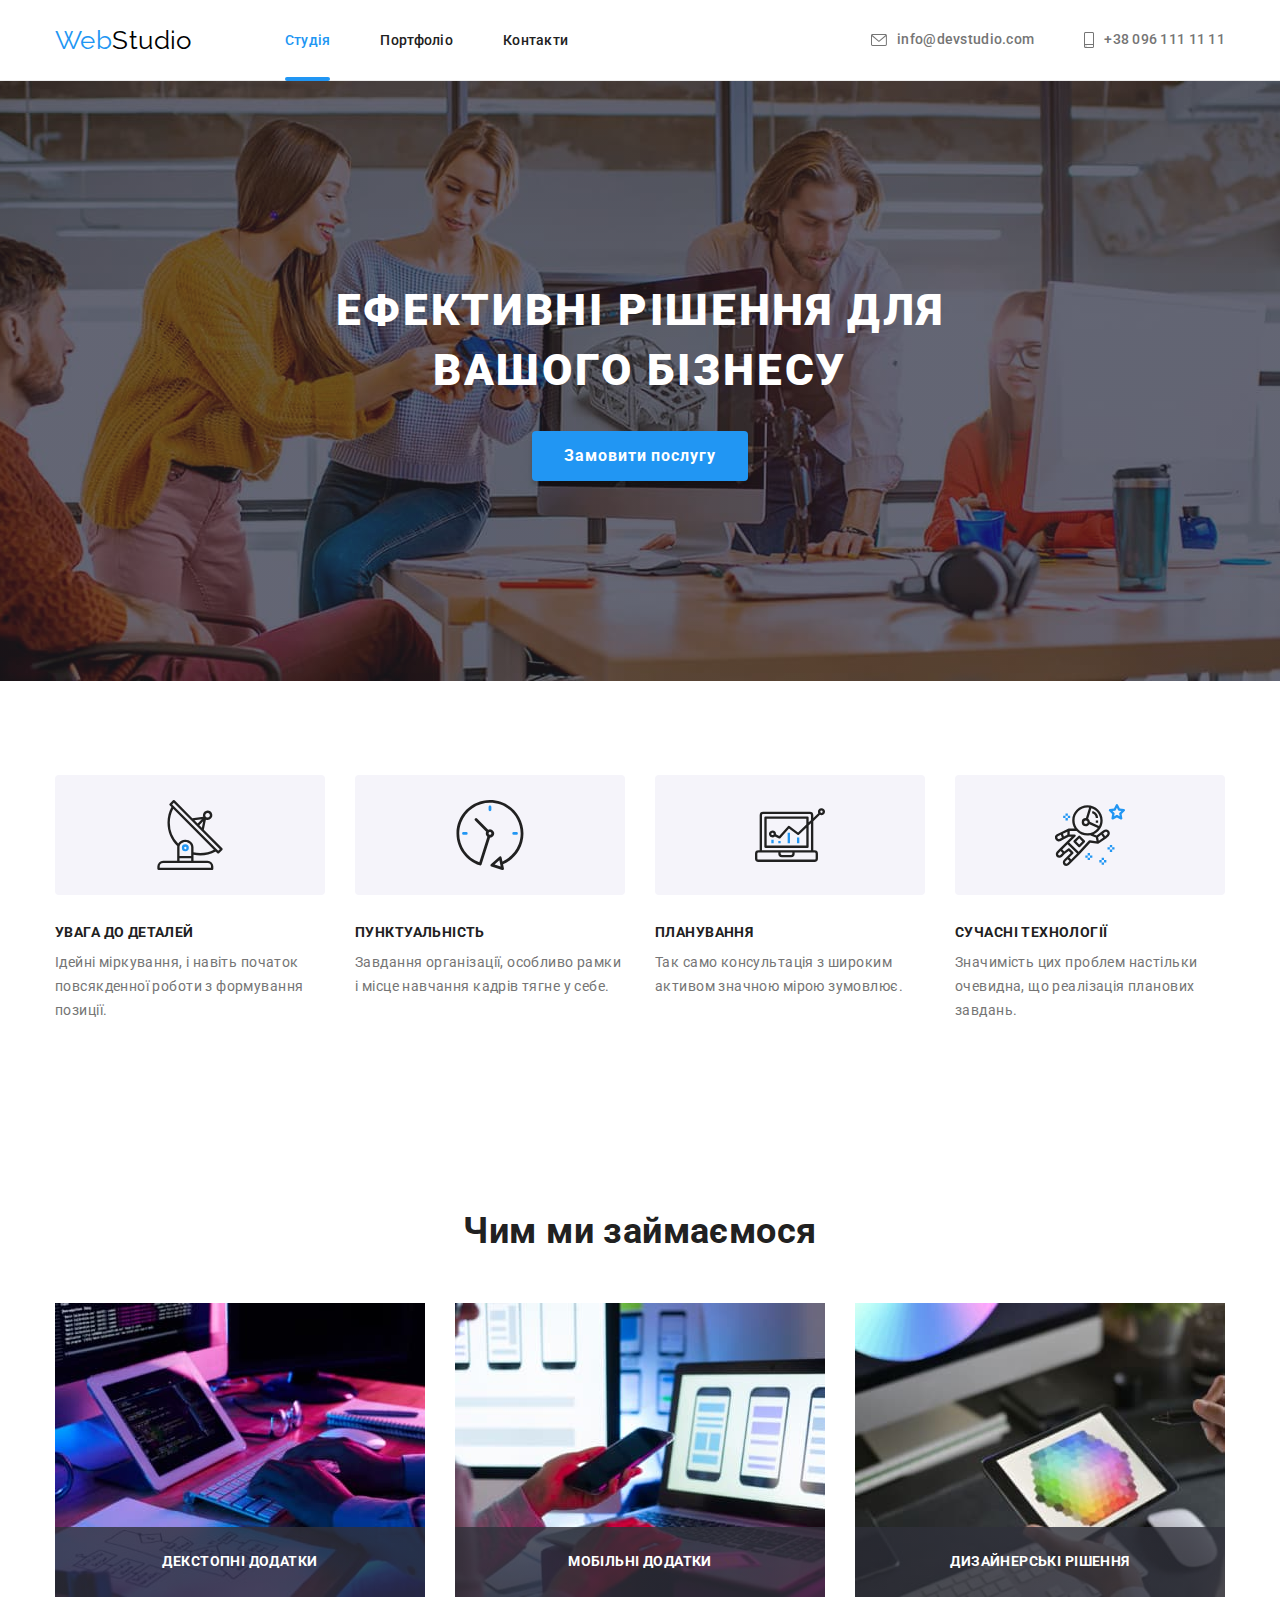
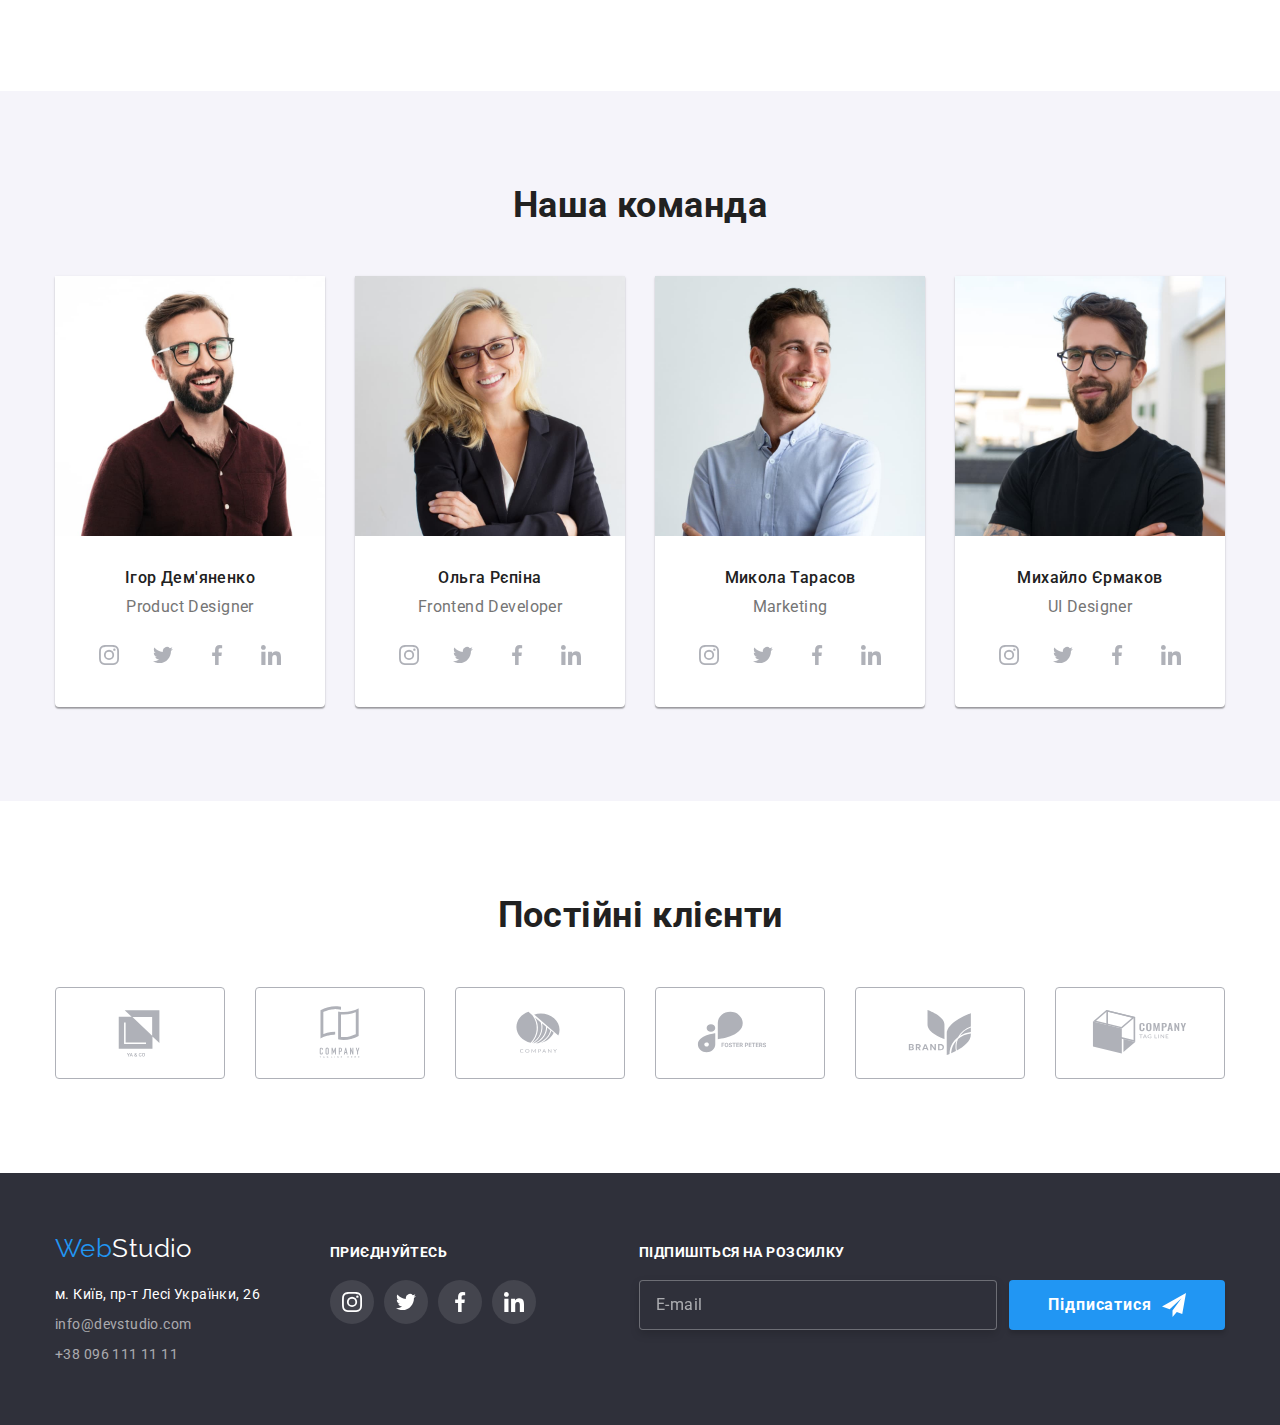
<file: index.html>
<!DOCTYPE html>
<html lang="uk">
  <head>
    <meta charset="utf-8" />
    <meta http-equiv="x-ua-compatible" content="ie=edge" />
    <meta name="viewport" content="width=device-width, initial-scale=1.0" />
    <title>WebStudio</title>

    <link rel="preconnect" href="https://fonts.googleapis.com" />
    <link rel="preconnect" href="https://fonts.gstatic.com" crossorigin />
    <link
      href="https://fonts.googleapis.com/css2?family=Raleway:wght@700&family=Roboto:wght@400;500;700;900&display=swap"
      rel="stylesheet"
    />
    <link
      rel="stylesheet"
      href="https://cdnjs.cloudflare.com/ajax/libs/modern-normalize/1.1.0/modern-normalize.min.css"
    />
    <link rel="stylesheet" href="./css/main.min.css">
    <link rel="stylesheet" href="./css/styles.css" />
    
  </head>
  <body class="body">
    <header class="header">
      <div class="container main-menu">
        <nav class="nav-menu">
          <a href="./index.html" class="logo"
            >Web<span class="logo-studio">Studio</span></a
          >
          <ul class="site-nav list">
            <li class="item">
              <a href="./index.html" class="link current">Студія</a>
            </li>
            <li class="item">
              <a href="./portfolio.html" class="link">Портфоліо</a>
            </li>
            <li class="item"><a href="" class="link">Контакти</a></li>
          </ul>
        </nav>
        <ul class="contacts list">
          <li class="item">
            <a class="contacts-global-icon" href="mailto:info@devstudio.com">
              <svg class="icon-contacts" width="16" height="12">
                <use href="./images/icons.svg#envelope"></use></svg
              >info@devstudio.com</a
            >
          </li>
          <li class="item">
            <a class="contacts-global-icon" href="tel:+380961111111"
              ><svg class="icon-contacts" width="10" height="16">
                <use href="./images/icons.svg#phone"></use></svg
              >+38 096 111 11 11</a
            >
          </li>
        </ul>
      </div>
    </header>
    <main>
      <section class="hero__section">
        <div class="container hero">
          <h1 class="hero__title">
            Ефективні рішення для <br />
            вашого бізнесу
          </h1>
          <button type="button" class="button primary" data-modal-open>
            Замовити послугу
          </button>
        </div>
      </section>
      <section class="principles section">
        <div class="container">
          <h2 class="visually-hidden">Наші принципи</h2>
          <ul class="principles__list list">
            <li class="principles__item ">
              <div class="principles__icon">
                <svg width="70" height="70">
                  <use href="./images/icons.svg#antenna"></use>
                </svg>
              </div>
              <h3 class="principles__title">УВАГА ДО ДЕТАЛЕЙ</h3>
              <p>
                Ідейні міркування, і навіть початок повсякденної роботи з
                формування позиції.
              </p>
            </li>
            <li class="principles__item"> 
              <div class="principles__icon">
                <svg  width="70" height="70">
                  <use href="./images/icons.svg#clock"></use>
                </svg>
              </div>
              <h3 class="principles__title">ПУНКТУАЛЬНІСТЬ</h3>
              <p>
                Завдання організації, особливо рамки і місце навчання кадрів
                тягне у себе.
              </p>
            </li>
            <li class="principles__item">
              <div class="principles__icon">
                <svg width="70" height="70">
                  <use href="./images/icons.svg#diagram"></use>
                </svg>
              </div>
              <h3 class="principles__title">ПЛАНУВАННЯ</h3>
              <p>
                Так само консультація з широким активом значною мірою зумовлює.
              </p>
            </li>
            <li class="principles__item">
              <div class="principles__icon">
                <svg width="70" height="70">
                  <use href="./images/icons.svg#astronaut"></use>
                </svg>
              </div>
              <h3 class="principles__title">СУЧАСНІ ТЕХНОЛОГІЇ</h3>
              <p>
                Значимість цих проблем настільки очевидна, що реалізація
                планових завдань.
              </p>
            </li>
          </ul>
        </div>
      </section>
      <section class="work section">
        <div class="container">
          <h2 class="section-title">Чим ми займаємося</h2>
          <ul class="work__list list">
            <li class="work__img">
              <img
                class="image"
                src="./images/box/box1.jpg"
                alt="Написання коду"
                width="370"
              />
              <h3 class="work__title">Декстопні Додатки</h3>
            </li>
            <li class="work__img">
              <img
                class="image"
                src="./images/box/box2.jpg"
                alt="Виготовлення дизайну інтерфейсу"
                width="370"
              />
              <h3 class="work__title">Мобільні Додатки</h3>
            </li>
            <li class="work__img">
              <img
                class="image"
                src="./images/box/box3.jpg"
                alt="Підбір кольорів дизайну"
                width="370"
              />
              <h3 class="work__title">Дизайнерські рішення</h3>
            </li>
          </ul>
        </div>
      </section>
      <section class="section team">
        <div class="container">
          <h2 class="section-title team">Наша команда</h2>
          <ul class="team-list list">
            <li class="photo-card">
              <img
                class="team-member"
                src="./images/team/teammember1.jpg"
                alt="Фото дизайнера"
                width="270"
              />
              <div class="about-team">
                <h3 class="team-list title">Ігор Дем'яненко</h3>
                <p lang="en">Product Designer</p>
                <ul class="social-list list">
                  <li class="social-li">
                    <a class="social-link" href="">
                      <svg class="icon-social" width="20" height="20">
                        <use href="./images/icons.svg#instagram"></use>
                      </svg>
                    </a>
                  </li>
                  <li class="social-li">
                    <a class="social-link" href="">
                      <svg class="icon-social" width="20" height="20">
                        <use href="./images/icons.svg#twitter"></use>
                      </svg>
                    </a>
                  </li>
                  <li class="social-li">
                    <a class="social-link" href="">
                      <svg class="icon-social" width="20" height="20">
                        <use href="./images/icons.svg#facebook"></use>
                      </svg>
                    </a>
                  </li>
                  <li class="social-li">
                    <a class="social-link" href="">
                      <svg class="icon-social" width="20" height="20">
                        <use href="./images/icons.svg#linkedin"></use>
                      </svg>
                    </a>
                  </li>
                </ul>
              </div>
            </li>
            <li class="photo-card">
              <img
                class="team-member"
                src="./images/team/teammember2.jpg"
                alt="Фото розробника фронтенту"
                width="270"
              />
              <div class="about-team">
                <h3 class="team-list title">Ольга Рєпіна</h3>
                <p lang="en">Frontend Developer</p>
                <ul class="social-list list">
                  <li class="social-li">
                    <a class="social-link" href="">
                      <svg class="icon-social" width="20" height="20">
                        <use href="./images/icons.svg#instagram"></use>
                      </svg>
                    </a>
                  </li>
                  <li class="social-li">
                    <a class="social-link" href="">
                      <svg class="icon-social" width="20" height="20">
                        <use href="./images/icons.svg#twitter"></use>
                      </svg>
                    </a>
                  </li>
                  <li class="social-li">
                    <a class="social-link" href="">
                      <svg class="icon-social" width="20" height="20">
                        <use href="./images/icons.svg#facebook"></use>
                      </svg>
                    </a>
                  </li>
                  <li class="social-li">
                    <a class="social-link" href="">
                      <svg class="icon-social" width="20" height="20">
                        <use href="./images/icons.svg#linkedin"></use>
                      </svg>
                    </a>
                  </li>
                </ul>
              </div>
            </li>
            <li class="photo-card">
              <img
                class="team-member"
                src="./images/team/teammember3.jpg"
                alt="Фото маркетолога"
                width="270"
              />
              <div class="about-team">
                <h3 class="team-list title">Микола Тарасов</h3>
                <p lang="en">Marketing</p>
                <ul class="social-list list">
                  <li class="social-li">
                    <a class="social-link" href="">
                      <svg class="icon-social" width="20" height="20">
                        <use href="./images/icons.svg#instagram"></use>
                      </svg>
                    </a>
                  </li>
                  <li class="social-li">
                    <a class="social-link" href="">
                      <svg class="icon-social" width="20" height="20">
                        <use href="./images/icons.svg#twitter"></use>
                      </svg>
                    </a>
                  </li>
                  <li class="social-li">
                    <a class="social-link" href="">
                      <svg class="icon-social" width="20" height="20">
                        <use href="./images/icons.svg#facebook"></use>
                      </svg>
                    </a>
                  </li>
                  <li class="social-li">
                    <a class="social-link" href="">
                      <svg class="icon-social" width="20" height="20">
                        <use href="./images/icons.svg#linkedin"></use>
                      </svg>
                    </a>
                  </li>
                </ul>
              </div>
            </li>
            <li class="photo-card">
              <img
                class="team-member"
                src="./images/team/teammember4.jpg"
                alt="Фото дизайнера інтерфейсу"
                width="270"
              />
              <div class="about-team">
                <h3 class="team-list title">Михайло Єрмаков</h3>
                <p lang="en">UI Designer</p>
                <ul class="social-list list">
                  <li class="social-li">
                    <a class="social-link" href="">
                      <svg class="icon-social" width="20" height="20">
                        <use href="./images/icons.svg#instagram"></use>
                      </svg>
                    </a>
                  </li>
                  <li class="social-li">
                    <a class="social-link" href="">
                      <svg class="icon-social" width="20" height="20">
                        <use href="./images/icons.svg#twitter"></use>
                      </svg>
                    </a>
                  </li>
                  <li class="social-li">
                    <a class="social-link" href="">
                      <svg class="icon-social" width="20" height="20">
                        <use href="./images/icons.svg#facebook"></use>
                      </svg>
                    </a>
                  </li>
                  <li class="social-li">
                    <a class="social-link" href="">
                      <svg class="icon-social" width="20" height="20">
                        <use href="./images/icons.svg#linkedin"></use>
                      </svg>
                    </a>
                  </li>
                </ul>
              </div>
            </li>
          </ul>
        </div>
      </section>
      <section class="section">
        <div class="container">
          <h2 class="section-title">Постійні клієнти</h2>
          <ul class="clients list">
            <li class="clients-list">
              <a class="clients-link" href="">
                <svg class="icon-clients" width="106" height="60">
                  <use href="./images/icons.svg#companyfirst"></use></svg
              ></a>
            </li>
            <li class="clients-list">
              <a class="clients-link" href="">
                <svg class="icon-clients" width="106" height="60">
                  <use href="./images/icons.svg#companysecond"></use>
                </svg>
              </a>
            </li>
            <li class="clients-list">
              <a class="clients-link" href="">
                <svg class="icon-clients" width="106" height="60">
                  <use href="./images/icons.svg#companythird"></use>
                </svg>
              </a>
            </li>
            <li class="clients-list">
              <a class="clients-link" href="">
                <svg class="icon-clients" width="106" height="60">
                  <use href="./images/icons.svg#companyfourth"></use>
                </svg>
              </a>
            </li>
            <li class="clients-list">
              <a class="clients-link" href="">
                <svg class="icon-clients" width="106" height="60">
                  <use href="./images/icons.svg#companyfifth"></use>
                </svg>
              </a>
            </li>
            <li class="clients-list">
              <a class="clients-link" href="">
                <svg class="icon-clients" width="106" height="60">
                  <use href="./images/icons.svg#companysixth"></use>
                </svg>
              </a>
            </li>
          </ul>
        </div>
      </section>
    </main>
    <footer class="footer">
      <div class="container footer-wrap">
        <div class="footer-box">
          <a href="./index.html" class="footer-logo"
            >Web<span class="footer-logo-studio">Studio</span></a
          >
          <address>
            <ul class="address list">
              <li>
                <a
                  class="actual-address"
                  href="https://www.google.com.ua/maps/"
                  target="_blank"
                  rel="noopener noreferrer"
                  >м. Київ, пр-т Лесі Українки, 26</a
                >
              </li>
              <li>
                <a href="mailto:info@devstudio.com" class="address-link-mail"
                  >info@devstudio.com</a
                >
              </li>
              <li>
                <a href="tel:+380961111111" class="address-link-phone"
                  >+38 096 111 11 11</a
                >
              </li>
            </ul>
          </address>
        </div>
        <div class="footer-box">
          <h2 class="footer-social-title">Приєднуйтесь</h2>
          <ul class="footer-social list">
            <li class="footer-item">
              <a class="footer-link" href="">
                <svg class="icon-footer" width="20" height="20">
                  <use href="./images/icons.svg#instagram"></use>
                </svg>
              </a>
            </li>
            <li class="footer-item">
              <a class="footer-link" href="">
                <svg class="icon-footer" width="20" height="20">
                  <use href="./images/icons.svg#twitter"></use>
                </svg>
              </a>
            </li>
            <li class="footer-item">
              <a class="footer-link" href="">
                <svg class="icon-footer" width="20" height="20">
                  <use href="./images/icons.svg#facebook"></use>
                </svg>
              </a>
            </li>
            <li class="footer-item">
              <a class="footer-link" href="">
                <svg class="icon-footer" width="20" height="20">
                  <use href="./images/icons.svg#linkedin"></use>
                </svg>
              </a>
            </li>
          </ul>
        </div>
        <div class="subscribe-box">
          <h2 class="footer-social-title">Підпишіться на розсилку</h2>
            <form class="sub-form">
              <label for="mail"></label>
              <input
                type="email"
                name="mail"
                id="mail"
                placeholder="E-mail"
                class="subscribe-input"
              />
              <button type="submit" class="button primary sub">
                Підписатися
                <svg class="icon-send" width="24" height="24">
                  <use href="./images/icons.svg#send"></use>
                </svg>
              </button>
            </form>
          </div>
        </div>
      </div>
    </footer>
    <div class="backdrop is-hidden" data-modal>
      <div class="modal">
        <button class="close-button" type="button" data-modal-close>
          <svg class="close-icon" width="30" height="30">
            <use href="./images/icons.svg#close"></use>
          </svg>
        </button>
        <p class="form-title">Залиште свої дані, ми вам передзвонимо</p>
        <form class="modal-form" name="callback-form" autocomplete="off">
          <div class="input-box">
            <label for="name" class="label-text">Ім'я</label>
            <div class="input-wrap">
              <input type="text" name="name" id="name" class="input-style" />
              <svg class="icon-form" width="18" height="18">
                <use href="./images/icons.svg#person-form"></use>
              </svg>
            </div>
          </div>
          <div class="input-box">
            <label for="phone" class="label-text">Телефон</label>
            <div class="input-wrap">
              <input type="tel" name="phone" id="phone" class="input-style" />
              <svg class="icon-form" width="18" height="18">
                <use href="./images/icons.svg#phone-form"></use>
              </svg>
            </div>
          </div>
          <div class="input-box">
            <label for="email" class="label-text">Пошта</label>
            <div class="input-wrap">
              <input type="email" name="mail" id="email" class="input-style" />
              <svg class="icon-form" width="18" height="18">
                <use href="./images/icons.svg#email-form"></use>
              </svg>
            </div>
          </div>
          <div class="input-box comment">
            <label for="coment" class="label-text">Коментар</label>
            <textarea
              name="coment"
              id="coment"
              placeholder="Введіть текст"
              class="input-style coment"
            ></textarea>
          </div>
          <div class="input-box agreement">
            <input
              type="checkbox"
              name="privacy"
              value="true"
              id="privacy"
              class="input-check visually-hidden"
            />
            <label for="privacy" class="privacy-text">
              <span class="icon-check">
                <svg width="16" height="15">
                  <use href="./images/icons.svg#check"></use>
                </svg>
              </span>
              Погоджуюся з розсилкою та приймаю &nbsp;<a
                class="privacy-link"
                href=""
              >
                Умови договору</a
              >
            </label>
          </div>
          <button class="button primary modal-btn" type="submit">
            Відправити
          </button>
        </form>
      </div>
    </div>
    <script src="./js/modal.js"></script>
  </body>
</html>
</file>
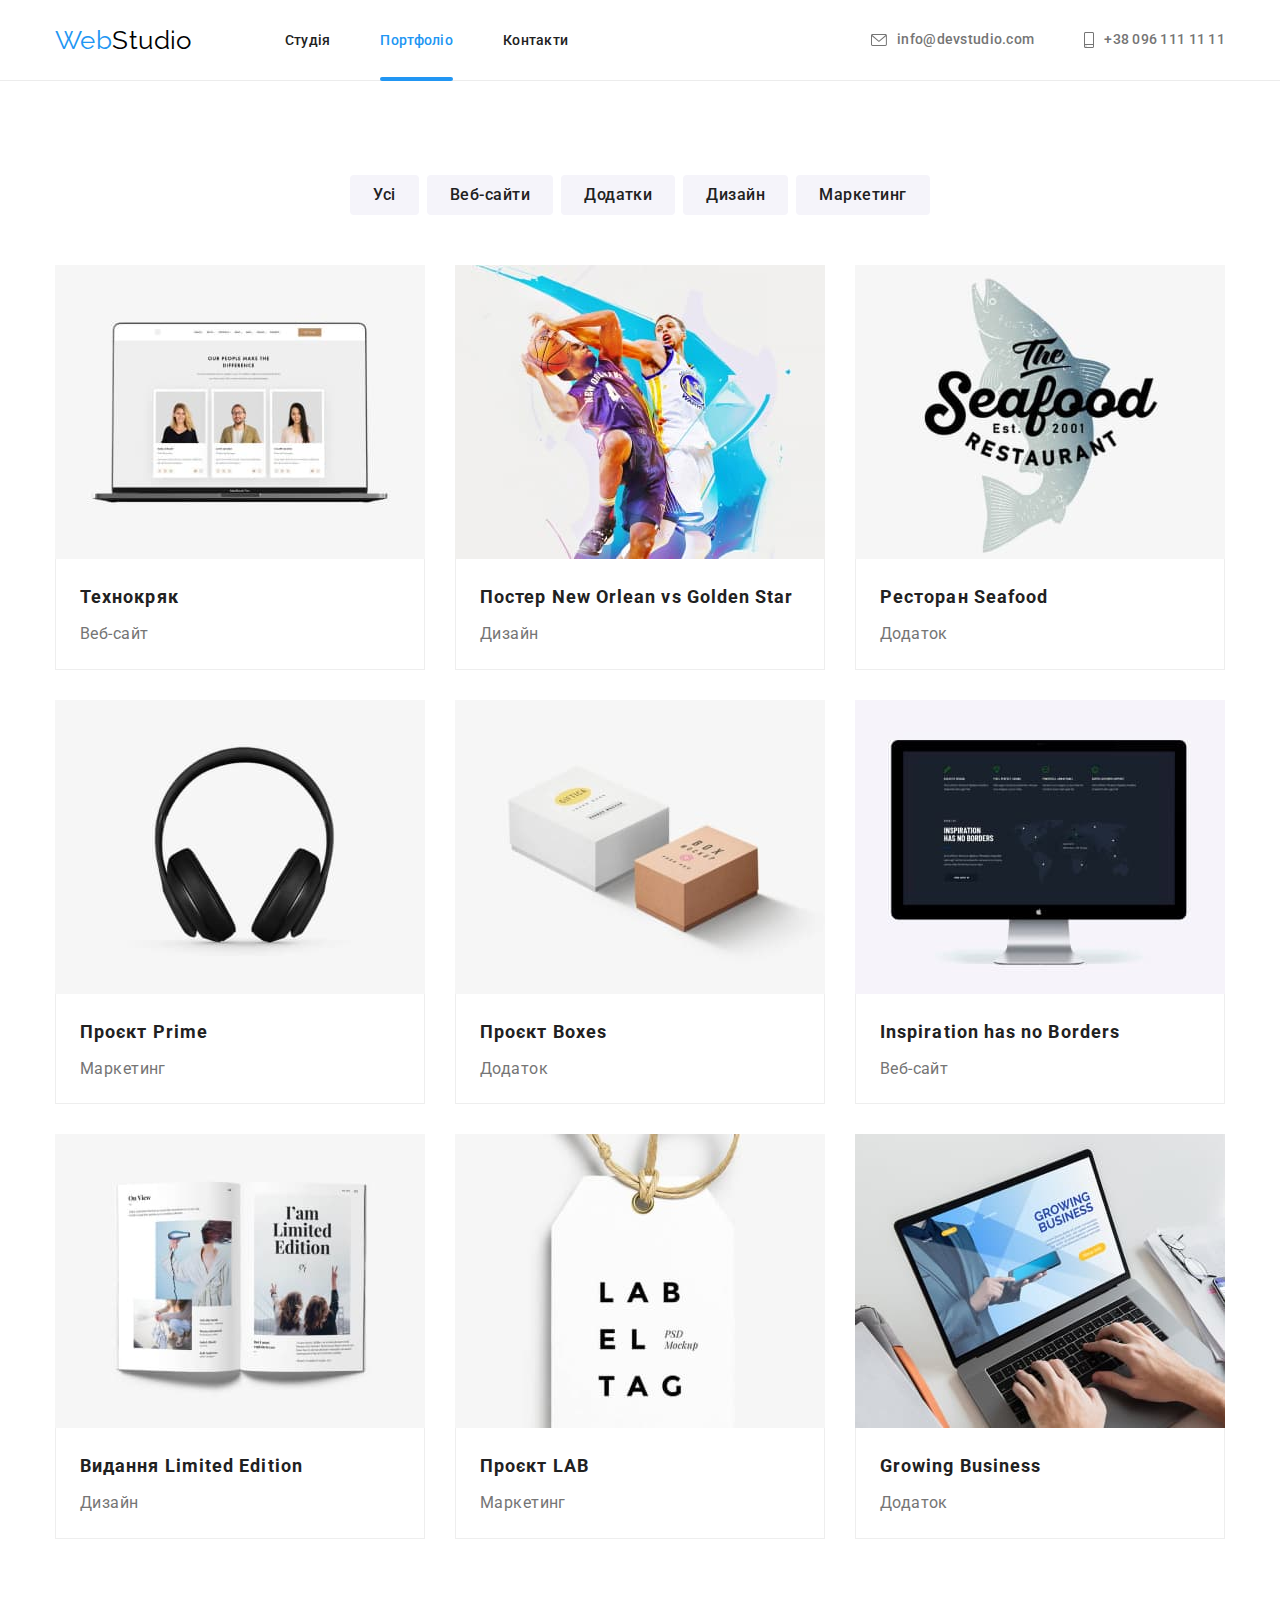
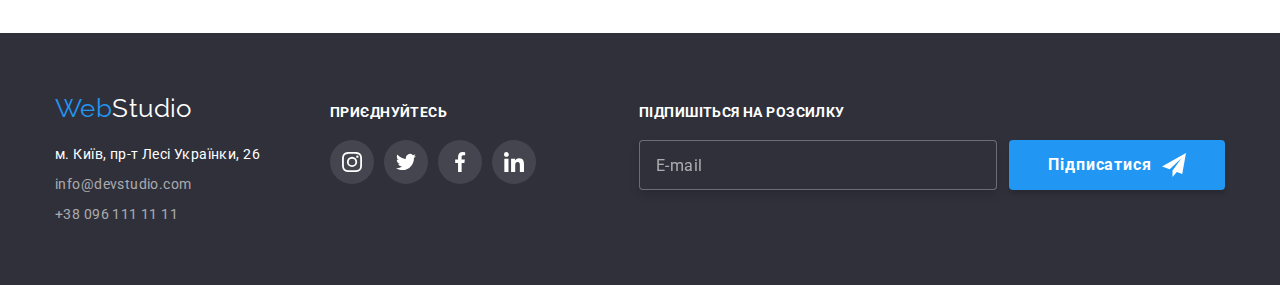
<file: portfolio.html>
<!DOCTYPE html>
<html lang="uk">
  <head>
    <meta charset="utf-8" />
    <meta http-equiv="x-ua-compatible" content="ie=edge" />
    <meta name="viewport" content="width=device-width, initial-scale=1.0" />
    <title>WebStudio</title>
    <link rel="preconnect" href="https://fonts.googleapis.com" />
    <link rel="preconnect" href="https://fonts.gstatic.com" crossorigin />
    <link
      href="https://fonts.googleapis.com/css2?family=Raleway:wght@700&family=Roboto:wght@400;500;700;900&display=swap"
      rel="stylesheet"
    />
    <link
      rel="stylesheet"
      href="https://cdnjs.cloudflare.com/ajax/libs/modern-normalize/1.1.0/modern-normalize.min.css"
    />
    <link rel="stylesheet" href="./css/main.min.css">
    <link rel="stylesheet" href="./css/styles.css" />
  </head>
  <body class="body">
    <header class="header">
      <div class="container main-menu">
        <nav class="nav-menu">
          <a href="./index.html" class="logo"
            >Web<span class="logo-studio">Studio</span></a
          >
          <ul class="site-nav list">
            <li class="item">
              <a href="./index.html" class="link">Студія</a>
            </li>
            <li class="item">
              <a href="./portfolio.html" class="link current">Портфоліо</a>
            </li>
            <li class="item"><a href="" class="link">Контакти</a></li>
          </ul>
        </nav>
        <ul class="contacts list">
          <li class="item">
            <a class="contacts-global-icon" href="mailto:info@devstudio.com">
              <svg class="icon-contacts" width="16" height="12">
                <use href="./images/icons.svg#envelope"></use></svg
              >info@devstudio.com</a
            >
          </li>
          <li class="item">
            <a class="contacts-global-icon" href="tel:+380961111111"
              ><svg class="icon-contacts" width="10" height="16">
                <use href="./images/icons.svg#phone"></use></svg
              >+38 096 111 11 11</a
            >
          </li>
        </ul>
      </div>
    </header>
    <main>
      <section class="section">
        <div class="container">
          <h1 class="visually-hidden">Проекти</h1>
          <ul class="buttons list">
            <li class="item">
              <button type="button" class="button secondary">Усі</button>
            </li>
            <li class="item">
              <button type="button" class="button secondary">Веб-сайти</button>
            </li>
            <li class="item">
              <button type="button" class="button secondary">Додатки</button>
            </li>
            <li class="item">
              <button type="button" class="button secondary">Дизайн</button>
            </li>
            <li class="item">
              <button type="button" class="button secondary">Маркетинг</button>
            </li>
          </ul>
          <ul class="cards__grid list">
            <li class="card__grid">
              <a class="card__link" href="">
                <div class="card__box">
                  <img
                    class="image"
                    src="./images/projects/website1.jpg"
                    alt="Вебсайт Технокряк"
                    width="370"
                  />
                  <p class="card__text">
                    Ресурс пропонує комплексні пропозиції з різним рівнем
                    функціоналу та сервісів. Все це дозволить відвідувачу
                    отримати вичерпні відомості про компанію чи приватну особу.
                  </p>
                </div>
                <div class="card__content">
                  <h2 class="card__title">Технокряк</h2>
                  <p class="card__type">Веб-сайт</p>
                </div>
              </a>
            </li>
            <li class="card__grid">
              <a class="card__link" href="">
                <div class="card__box">
                  <img
                    class="image"
                    src="./images/projects/design1.jpg"
                    alt="Постер з баскетболістами"
                    width="370"
                  />
                  <p class="card__text">
                    Ресурс пропонує комплексні пропозиції з різним рівнем
                    функціоналу та сервісів. Все це дозволить відвідувачу
                    отримати вичерпні відомості про компанію чи приватну особу.
                  </p>
                </div>
                <div class="card__content">
                  <h2 class="card__title">
                    Постер New Orlean vs Golden Star
                  </h2>
                  <p class="card__type">Дизайн</p>
                </div>
              </a>
            </li>
            <li class="card__grid">
              <a class="card__link" href="">
                <div class="card__box">
                  <img
                    class="image"
                    src="./images/projects/app1.jpg"
                    alt="Логотип ресторану Seafood"
                    width="370"
                  />
                  <p class="card__text">
                    Ресурс пропонує комплексні пропозиції з різним рівнем
                    функціоналу та сервісів. Все це дозволить відвідувачу
                    отримати вичерпні відомості про компанію чи приватну особу.
                  </p>
                </div>
                <div class="card__content">
                  <h2 class="card__title">Ресторан Seafood</h2>
                  <p class="card__type">Додаток</p>
                </div>
              </a>
            </li>
            <li class="card__grid">
              <a class="card__link" href="">
                <div class="card__box">
                  <img
                    class="image"
                    src="./images/projects/marketing1.jpg"
                    alt="Навушники"
                    width="370"
                  />
                  <p class="card__text">
                    Ресурс пропонує комплексні пропозиції з різним рівнем
                    функціоналу та сервісів. Все це дозволить відвідувачу
                    отримати вичерпні відомості про компанію чи приватну особу.
                  </p>
                </div>
                <div class="card__content">
                  <h2 class="card__title">Проєкт Prime</h2>
                  <p class="card__type">Маркетинг</p>
                </div>
              </a>
            </li>
            <li class="card__grid">
              <a class="card__link" href="">
                <div class="card__box">
                  <img
                    class="image"
                    src="./images/projects/app2.jpg"
                    alt="Коробки"
                    width="370"
                  />
                  <p class="card__text">
                    Ресурс пропонує комплексні пропозиції з різним рівнем
                    функціоналу та сервісів. Все це дозволить відвідувачу
                    отримати вичерпні відомості про компанію чи приватну особу.
                  </p>
                </div>
                <div class="card__content">
                  <h2 class="card__title">Проєкт Boxes</h2>
                  <p class="card__type">Додаток</p>
                </div>
              </a>
            </li>
            <li class="card__grid">
              <a class="card__link" href="">
                <div class="card__box">
                  <img
                    class="image"
                    src="./images/projects/website2.jpg"
                    alt="Монітор комп&#39;ютера"
                    width="370"
                  />
                  <p class="card__text">
                    Ресурс пропонує комплексні пропозиції з різним рівнем
                    функціоналу та сервісів. Все це дозволить відвідувачу
                    отримати вичерпні відомості про компанію чи приватну особу.
                  </p>
                </div>
                <div class="card__content">
                  <h2 lang="en" class="card__title">
                    Inspiration has no Borders
                  </h2>
                  <p class="card__type">Веб-сайт</p>
                </div>
              </a>
            </li>
            <li class="card__grid">
              <a class="card__link" href="">
                <div class="card__box">
                  <img
                    class="image"
                    src="./images/projects/design2.jpg"
                    alt="Розгорнутий журнал"
                    width="370"
                  />
                  <p class="card__text">
                    Ресурс пропонує комплексні пропозиції з різним рівнем
                    функціоналу та сервісів. Все це дозволить відвідувачу
                    отримати вичерпні відомості про компанію чи приватну особу.
                  </p>
                </div>
                <div class="card__content">
                  <h2 class="card__title">Видання Limited Edition</h2>
                  <p class="card__type">Дизайн</p>
                </div>
              </a>
            </li>
            <li class="card__grid">
              <a class="card__link" href="">
                <div class="card__box">
                  <img
                    class="image"
                    src="./images/projects/marketing2.jpg"
                    alt="Продуктова бірка"
                    width="370"
                  />
                  <p class="card__text">
                    Ресурс пропонує комплексні пропозиції з різним рівнем
                    функціоналу та сервісів. Все це дозволить відвідувачу
                    отримати вичерпні відомості про компанію чи приватну особу.
                  </p>
                </div>
                <div class="card__content">
                  <h2 class="card__title">Проєкт LAB</h2>
                  <p class="card__type">Маркетинг</p>
                </div>
              </a>
            </li>
            <li class="card__grid">
              <a class="card__link" href="">
                <div class="card__box">
                  <img
                    class="image"
                    src="./images/projects/app3.jpg"
                    alt="Набирання тексту на ноутбуці"
                    width="370"
                  />
                  <p class="card__text">
                    Ресурс пропонує комплексні пропозиції з різним рівнем
                    функціоналу та сервісів. Все це дозволить відвідувачу
                    отримати вичерпні відомості про компанію чи приватну особу.
                  </p>
                </div>
                <div class="card__content">
                  <h2 lang="en" class="card__title">Growing Business</h2>
                  <p class="card__type">Додаток</p>
                </div>
              </a>
            </li>
          </ul>
        </div>
      </section>
    </main>
    <footer class="footer">
      <div class="container footer-wrap">
        <div class="footer-box">
          <a href="./index.html" class="footer-logo"
            >Web<span class="footer-logo-studio">Studio</span></a
          >
          <address>
            <ul class="address list">
              <li>
                <a
                  class="actual-address"
                  href="https://www.google.com.ua/maps/"
                  target="_blank"
                  rel="noopener noreferrer"
                  >м. Київ, пр-т Лесі Українки, 26</a
                >
              </li>
              <li>
                <a href="mailto:info@devstudio.com" class="address-link-mail"
                  >info@devstudio.com</a
                >
              </li>
              <li>
                <a href="tel:+380961111111" class="address-link-phone"
                  >+38 096 111 11 11</a
                >
              </li>
            </ul>
          </address>
        </div>
        <div class="footer-box">
          <h2 class="footer-social-title">Приєднуйтесь</h2>
          <ul class="footer-social list">
            <li class="footer-item">
              <a class="footer-link" href="">
                <svg class="icon-footer" width="20" height="20">
                  <use href="./images/icons.svg#instagram"></use>
                </svg>
              </a>
            </li>
            <li class="footer-item">
              <a class="footer-link" href="">
                <svg class="icon-footer" width="20" height="20">
                  <use href="./images/icons.svg#twitter"></use>
                </svg>
              </a>
            </li>
            <li class="footer-item">
              <a class="footer-link" href="">
                <svg class="icon-footer" width="20" height="20">
                  <use href="./images/icons.svg#facebook"></use>
                </svg>
              </a>
            </li>
            <li class="footer-item">
              <a class="footer-link" href="">
                <svg class="icon-footer" width="20" height="20">
                  <use href="./images/icons.svg#linkedin"></use>
                </svg>
              </a>
            </li>
          </ul>
        </div>
        <div class="subscribe-box">
          <h2 class="footer-social-title">Підпишіться на розсилку</h2>
          <div class="subscribe-wrap">
            <form class="sub-form">
              <label for="mail"></label>
              <input
                type="email"
                name="mail"
                id="mail"
                placeholder="E-mail"
                class="subscribe-input"
              />
              <button type="submit" class="button primary sub">
                Підписатися
                <svg class="icon-send" width="24" height="24">
                  <use href="./images/icons.svg#send"></use>
                </svg>
              </button>
            </form>
          </div>
        </div>
      </div>
    </footer>
  </body>
</html>
</file>
<file: css/styles.css>
:root {
  --primary-text-color: #757575;
  --title-text-color: #212121;
  --accent-color: #2196f3;
  --primary-white-color: #ffffff;
  --background-dark-color: #2f303a;
  --background-grey-color: #f5f4fa;
  --black-color: #000000;
  --footer--link: rgba(255, 255, 255, 0.6);
  --main-button-active: #188ce8;
  --border-color: #ececec;
  --svg-color: #afb1b8;
  --hero-background: rgba(196, 196, 196, 1);
}
/* синій #2196F3  */
/* білий  #FFFFFF */
/* сірий  #757575; */
/* чорний #212121; */
/* колір фону #FFFFFF */
/* колір фону 2  #2F303A; */
/* колір фону 3 #F5F5F5 */
/* колір фону 4  #F5F4FA */

.body {
  background-color: var(--primary-white-color);
  color: var(--primary-text-color);

  font-family: Roboto, sans-serif;
  letter-spacing: 0.03em;
  font-size: 14px;
}

/* --------------------------Ресет-----------------------------------*/
.list {
  list-style: none;
  padding: 0;
  margin: 0;
}
button {
  font-family: inherit;
}

.image {
  display: block;
}
.visually-hidden {
  position: absolute;
  width: 1px;
  height: 1px;
  margin: -1px;
  border: 0;
  padding: 0;
  white-space: nowrap;
  clip-path: inset(100%);
  clip: rect(0 0 0 0);
  overflow: hidden;
}

/* -----------------------------------------------заголовки секцій --------------------*/
.section-title {
  color: var(--title-text-color);

  font-weight: 700;
  font-size: 36px;
  line-height: 1.16;
  text-align: center;

  margin-top: 0;
  margin-bottom: 50px;
}

/* ------------------------------стилізація хедеру ------------------------------*/
.header {
  border-bottom: 1px solid var(--border-color);
}
.container {
  width: 100%;
  max-width: 1200px;
  margin: 0 auto;
  padding-left: 15px;
  padding-right: 15px;
  /* background-color: yellowgreen; */
}
.section {
  padding-top: 94px;
  padding-bottom: 94px;
}

/* --------------------------стилізація логотипу----------------------------------- */
.logo {
  color: var(--accent-color);
  font-family: Raleway, sans-serif;
  font-size: 26px;
  line-height: 1.19;
  text-decoration: none;
}

.logo-studio {
  color: var(--black-color);
}
.site-nav {
  display: flex;
  margin-left: 93px;
  gap: 50px;
}

/* ----------------------------стилізація навігації --------------------------------*/
.site-nav .link {
  display: block;
  padding-top: 32px;
  padding-bottom: 31px;
  color: var(--title-text-color);

  font-weight: 500;
  line-height: 1.14;
  letter-spacing: 0.02em;
  text-decoration: none;
  transition-property: color;
  transition-duration: 250ms;
  transition-timing-function: cubic-bezier(0.4, 0, 0.2, 1);
}
.site-nav .link:hover,
.site-nav .link:focus {
  color: var(--accent-color);
}
.site-nav .link.current {
  color: var(--accent-color);
}
.site-nav .item {
  position: relative;
}

.current::after {
  content: "";
  border-radius: 2px;
  height: 4px;
  width: 100%;
  background-color: var(--accent-color);
  display: block;
  position: absolute;
  bottom: 0;
  transform: translateY(50%);
}
/* --------------------стилізація контактної інформації------------------ */
.contacts a {
  color: var(--primary-text-color);

  font-weight: 500;
  line-height: 1.14;
  letter-spacing: 0.02em;
  text-decoration: none;
}

.contacts {
  display: flex;
  margin-left: auto;
}
.contacts > .item + .item {
  margin-left: 50px;
}
.contacts-global-icon {
  color: var(--primary-text-color);
  display: flex;
  text-align: center;
  justify-content: center;
  padding-top: 32px;
  padding-bottom: 32px;
  transition-property: color;
  transition-duration: 250ms;
  transition-timing-function: cubic-bezier(0.4, 0, 0.2, 1);
}

.icon-contacts {
  align-self: center;
  fill: currentColor;
  margin-right: 10px;
  transition-property: fill;
  transition-duration: 250ms;
  transition-timing-function: cubic-bezier(0.4, 0, 0.2, 1);
}
.contacts-global-icon:hover,
.contacts-global-icon:focus {
  color: var(--accent-color);
  fill: currentColor;
}

.icon-contacts:hover,
.icon-contacts:focus {
  fill: currentColor;
}

.main-menu {
  display: flex;
  align-items: center;
}
.nav-menu {
  display: flex;
  align-items: center;
}
/* -------------------------------------------секція герой------------------------ */

.hero__section {
  padding-top: 200px;
  padding-bottom: 200px;
  margin-left: auto;
  margin-right: auto;
  width: 100%;
  max-width: 1600px;
  height: 600px;
  background-color: var(--hero-background);
  background-image: linear-gradient(
      to right,
      rgba(47, 48, 58, 0.4),
      rgba(47, 48, 58, 0.4)
    ),
    url(../images/hero-photo.jpg);
  background-repeat: no-repeat;
  background-position: center;
  background-size: cover;

  text-align: center;
}

.hero__title {
  margin-top: 0;
  margin-bottom: 30px;

  color: var(--primary-white-color);

  font-weight: 900;
  font-size: 44px;
  line-height: 1.36;
  letter-spacing: 0.06em;
  text-transform: uppercase;
}
/* --------------------------------------------кнопка------------------------------- */
.button {
  background-color: var(--background-grey-color);
  color: var(--title-text-color);
  border: none;
}

.button.primary {
  background-color: var(--accent-color);
  color: var(--primary-white-color);

  font-weight: 700;
  font-size: 16px;
  line-height: 1.87;
  text-align: center;
  letter-spacing: 0.06em;

  padding: 10px 32px;
  border-radius: 4px;
  box-shadow: 0px 4px 4px rgba(0, 0, 0, 0.15);
  min-width: 216px;
  transition-property: background-color;
  transition-duration: 250ms;
  transition-timing-function: cubic-bezier(0.4, 0, 0.2, 1);
}

.button.primary:hover,
.button.primary:focus {
  background-color: var(--main-button-active);
  cursor: pointer;
}

/* ------------------------------------------секція наші принципи -------------------------*/

.principles__list {
  display: flex;
  gap: 30px;
}
.principles__list .principles__item {
  width: calc((100% - 60px) 4);
}
.principles__icon {
  display: flex;
  justify-content: center;
  align-items: center;
  background-color: var(--background-grey-color);
  border-radius: 4px;
  margin-bottom: 30px;
  width: 270px;
  height: 120px;
}

.principles__title{
  color: var(--title-text-color);

  font-weight: 700;
  font-size: inherit;
  line-height: 1.14;
  text-transform: uppercase;
  margin-top: 0;
  margin-bottom: 10px;
  margin-right: 0;
}
.principles__list p {
  display: flex;
  width: 270px;
  line-height: 1.71;
  margin: 0;
}

/* -----------------------------------секція чим ми займаємося ---------------------*/
.work__list {
  display: flex;
  padding-top: 0;
  gap: 30px;
}
.work__img {
  flex-basis: calc((100% - 60px) / 3);
  position: relative;
}
.work__title {
  position: absolute;
  bottom: 0;
  width: 100%;
  height: 70px;
  font-weight: 700;
  font-size: inherit;
  line-height: 1.14;
  text-align: center;
  letter-spacing: 0.03em;
  margin: 0;
  padding-top: 27px;
  /* padding-bottom: 27px; */
  text-transform: uppercase;
  color: var(--primary-white-color);
  background-image: linear-gradient(
    to right,
    rgba(47, 48, 58, 0.8),
    rgba(47, 48, 58, 0.8)
  );
}
/*------------------------------------------ секція наша команда----------------------- */
.team-list {
  display: flex;
  gap: 30px;
}
.team {
  background-color: var(--background-grey-color);
}

.team-list .title {
  color: var(--title-text-color);
  display: inline-block;

  font-weight: 500;
  font-size: 16px;
  line-height: 1.18;
  margin-top: 0;
  margin-bottom: 10px;
  text-align: center;
}
.photo-card {
  flex-basis: calc((100% - 90px) / 4);
  text-align: center;

  background: #ffffff;
  box-shadow: 0px 1px 3px rgba(0, 0, 0, 0.12), 0px 1px 1px rgba(0, 0, 0, 0.14),
    0px 2px 1px rgba(0, 0, 0, 0.2);
  border-radius: 0px 0px 4px 4px;
}
.about-team {
  padding: 30px 0;
}
.team-list p {
  font-size: 16px;
  line-height: 1.18;
  margin-top: 0;
  margin-bottom: 16px;
  padding-bottom: 0;
}

.social-list {
  display: flex;
  justify-content: center;
  align-items: center;
  gap: 10px;
}
.social-link {
  display: inline-flex;
  justify-content: center;
  align-items: center;
  height: 44px;
  width: 44px;
  border-radius: 50%;
  color: var(--svg-color);
  transition-property: color, background-color;
  transition-duration: 250ms;
  transition-timing-function: cubic-bezier(0.4, 0, 0.2, 1);
}
.icon-social {
  fill: currentColor;
}
.social-link:hover,
.social-link:focus {
  background-color: var(--accent-color);
  color: var(--primary-white-color);
}

/* ----------------------------------------------------КЛІЄНТИ -------------------------- */

.clients {
  display: flex;
  flex-wrap: no-wrap;
  margin: 0;
  padding: 0;
  gap: 30px;
  list-style: none;
  color: var(--svg-color);
}
.clients-link {
  display: inline-flex;
  justify-content: center;
  align-items: center;
  width: 170px;
  height: 92px;
  border: 1px solid var(--svg-color);
  border-radius: 4px;
  color: var(--svg-color);
  transition-property: border-color, color;
  transition-duration: 250ms;
  transition-timing-function: cubic-bezier(0.4, 0, 0.2, 1);
}
.icon-clients {
  fill: currentColor;
}

.clients-link:hover,
.clients-link:focus {
  border-color: var(--accent-color);
  color: var(--accent-color);
}

/* -----------------------------------------------підвал сайту--  -------------------------- */
.footer {
  background-color: var(--background-dark-color);
  padding-top: 60px;
  padding-bottom: 60px;
}
.footer .footer-logo {
  display: block;
  margin-bottom: 20px;
  color: var(--accent-color);

  font-family: Raleway, sans-serif;
  font-size: 26px;
  line-height: 1.19;

  text-decoration: none;
}
.footer-logo-studio {
  color: var(--primary-white-color);
}

.address-link-mail {
  color: var(--footer--link);

  text-decoration: none;
  font-style: normal;
  line-height: 1.5;
  display: inline-block;
  margin-bottom: 9px;
  transition-property: color;
  transition-duration: 250ms;
  transition-timing-function: cubic-bezier(0.4, 0, 0.2, 1);
}
.actual-address {
  color: var(--primary-white-color);

  text-decoration: none;
  font-style: normal;
  line-height: 1.5;
  display: inline-block;
  margin-bottom: 9px;
  transition-property: color;
  transition-duration: 250ms;
  transition-timing-function: cubic-bezier(0.4, 0, 0.2, 1);
}
.address-link-phone {
  color: var(--footer--link);

  text-decoration: none;
  font-style: normal;
  line-height: 1.5;
  display: inline-block;
  margin-bottom: 0;
  transition-property: color;
  transition-duration: 250ms;
  transition-timing-function: cubic-bezier(0.4, 0, 0.2, 1);
}

.actual-address:hover,
.actual-address:focus,
.address-link-mail:hover,
.address-link-mail:focus,
.address-link-phone:hover,
.address-link-phone:focus {
  color: var(--accent-color);
}

.footer-wrap {
  display: flex;
  gap: 70px;
  align-items: baseline;
}

.footer-social-title {
  font-weight: 700;
  font-size: 14px;
  line-height: calc(16px / 14px);
  letter-spacing: 0.03em;
  text-transform: uppercase;
  color: var(--primary-white-color);
  margin-bottom: 20px;
  margin-top: 0;
}

.footer-social {
  display: inline-flex;
  gap: 10px;
  justify-content: center;
}

.footer-link {
  display: inline-flex;
  justify-content: center;
  align-items: center;
  width: 44px;
  height: 44px;
  border-radius: 50%;
  background-color: rgba(255, 255, 255, 0.1);
  color: var(--primary-white-color);
  transition-property: background-color, fill;
  transition-duration: 250ms;
  transition-timing-function: cubic-bezier(0.4, 0, 0.2, 1);
}

.icon-footer {
  fill: currentColor;
}
.footer-item a:focus,
.footer-item a:hover {
  background-color: var(--accent-color);
  fill: var(--primary-white-color);
}
.subscribe-box {
  display: block;
  margin-left: auto;
}
.subscribe-input {
  width: 358px;
  height: 50px;
  color: var(--primary-white-color);
  padding-left: 16px;
  outline: transparent;
  margin-right: 12px;
  font-size: 16px;
  line-height: 1.25;
  display: flex;
  align-items: center;
  letter-spacing: 0.03em;
  background-color: var(--background-dark-color);
  border: 1px solid rgba(255, 255, 255, 0.3);
  filter: drop-shadow(0px 4px 4px rgba(0, 0, 0, 0.15));
  border-radius: 4px;
}
.subscribe-input::placeholder {
  font-size: 16px;
  line-height: 1.25;
  display: flex;
  align-items: center;
  letter-spacing: 0.03em;

  color: rgba(255, 255, 255, 0.6);
  /* padding-left: 16px; */
}
.sub-form {
  display: flex;
}
.button.primary.sub {
  display: flex;
  justify-content: center;
  align-items: center;
  gap: 10px;
  padding-left: 28px;
  padding-right: 28px;
}

/* -------------------------------------------сторінка портфоліо -----------------------------*/
.buttons {
  display: flex;
  justify-content: center;
  align-items: center;
  margin-bottom: 50px;
}
.buttons .item + .item {
  margin-left: 8px;
}

.button.secondary {
  background-color: var(--background-grey-color);
  color: var(--title-text-color);

  font-weight: 500;
  font-size: 16px;
  line-height: 1.6;
  text-align: center;
  letter-spacing: 0.03em;

  border-radius: 4px;
  padding: 6px 22px;
  border: 1px solid transparent;
  transition-property: color, box-shadow, background-color;
  transition-duration: 250ms;
  transition-timing-function: cubic-bezier(0.4, 0, 0.2, 1);
}
.button.secondary:hover,
.button.secondary:focus {
  background-color: var(--accent-color);
  color: var(--primary-white-color);
  cursor: pointer;
  box-shadow: 0px 3px 1px rgba(0, 0, 0, 0.1), 0px 1px 2px rgba(0, 0, 0, 0.08),
    0px 2px 2px rgba(0, 0, 0, 0.12);
}

/* --------------------------------------Наші проекти --------------------------------- */
.cards__grid {
  display: flex;
  flex-wrap: wrap;
  gap: 30px;
}

.card__grid {
  display: flex;
  width: calc((100% - 60px) / 3);
}
.card__grid a {
  text-decoration: none;
  transition-property: box-shadow, opacity;
  transition-duration: 250ms;
  transition-timing-function: cubic-bezier(0.4, 0, 0.2, 1);
}

.card__grid a:hover,
.card__grid a:focus {
  opacity: 1;
  box-shadow: 1px 4px 6px 0px rgba(0, 0, 0, 0.16),
    0px 4px 4px 0px rgba(0, 0, 0, 0.06), 0px 1px 1px 0px rgba(0, 0, 0, 0.12);
}
/* .сards-grid a {
  text-decoration: none;
} */

.card__title {
  color: var(--title-text-color);

  font-weight: 700;
  font-size: 18px;
  line-height: 2;
  letter-spacing: 0.06em;
  margin-top: 0;
  margin-bottom: 4px;
}
.card__type {
  color: var(--primary-text-color);

  font-size: 16px;
  line-height: 1.87;
  margin: 0;
}

.card__content {
  padding: 20px 24px;

  border: 1px solid #eeeeee;
  border-top: none;
  background-color: var(--primary-white-color);
}
.card__text {
  margin: 0;
  padding: 63px 24px;
  font-size: 18px;
  line-height: 1.5;
  color: var(--primary-white-color);
  letter-spacing: 0.03em;
  position: absolute;
  top: 0;
  background-color: rgba(33, 150, 243, 0.9);

  width: 100%;
  height: 100%;
  overflow: auto;

  opacity: 0;
  transition-property: transform, opacity;
  transform: translateY(100%);
  transition-duration: 250ms;
  transition-timing-function: cubic-bezier(0.4, 0, 0.2, 1);
}
.card__box {
  position: relative;
  overflow: hidden;
}

.card__link:hover .card__text,
.card__link:focus .card__text {
  opacity: 1;
  transform: translateY(0);
}
/* ----------------------------------------------Модальне вікно--------------------------------------------------- */
.backdrop {
  width: 100%;
  height: 100%;
  position: fixed;
  transform: scale(1);
  top: 0;
  background-color: rgba(0, 0, 0, 0.2);

  visibility: visible;
  opacity: 1;
  pointer-events: initial;

  transition-property: visibility, opacity, transform;
  transition-duration: 250ms;
  transition-timing-function: cubic-bezier(0.25, 0.46, 0.45, 0.94);
}

.is-hidden {
  transform: scale(0.5);
  visibility: hidden;
  opacity: 0;
  pointer-events: none;
}

.modal {
  width: 528px;
  background-color: var(--primary-white-color);
  border-radius: 4px;
  position: absolute;
  top: 50%;
  left: 50%;
  transform: translate(-50%, -50%);
  box-shadow: 0px 1px 3px rgba(0, 0, 0, 0.12), 0px 1px 1px rgba(0, 0, 0, 0.14),
    0px 2px 1px rgba(0, 0, 0, 0.2);
  padding: 40px;
}

.close-button {
  position: absolute;
  right: 8px;
  top: 8px;
  width: 30px;
  height: 30px;
  border: 1px solid rgba(0, 0, 0, 0.1);
  background-color: transparent;
  border-radius: 50%;
  display: flex;
  justify-content: center;
  align-items: center;
  cursor: pointer;
}
.close-icon {
  transition-property: fill;
  transition-duration: 250ms;
  transition-timing-function: cubic-bezier(0.4, 0, 0.2, 1);
}
.close-button:hover .close-icon,
.close-button:focus .close-icon {
  fill: var(--accent-color);
}

.form-title {
  font-weight: 700;
  font-size: 20px;
  line-height: 1.15;
  text-align: center;
  letter-spacing: 0.03em;
  margin-top: 0;
  margin-bottom: 12px;
  color: var(--black-color);
}
.label-text {
  font-size: 12px;
  line-height: 1.16;
  letter-spacing: 0.01em;
  color: #757575;
  display: block;
  margin-bottom: 4px;
}
.input-wrap {
  position: relative;
}
.input-box {
  margin-bottom: 10px;
}

.input-style {
  width: 100%;
  height: 40px;
  border: 1px solid rgba(33, 33, 33, 0.2);
  border-radius: 4px;
  padding-left: 38px;
  outline: transparent;
  transition-property: color, fill;
  transition-duration: 250ms;
  transition-timing-function: cubic-bezier(0.4, 0, 0.2, 1);
}

.icon-form {
  position: absolute;
  left: 12px;
  top: 50%;
  transform: translateY(-50%); 
}
.coment {
  width: 100%;
  height: 120px;
  font-size: 14px;
  padding: 12px;
  resize: none;
  
}
.coment::placeholder {
  font-size: 12px;
  line-height: 1.16;
  letter-spacing: 0.01em;
  color: rgba(117, 117, 117, 0.5);
}
.input-box.comment {
  margin-bottom: 20px;
}
.privacy-text { 
  display: flex;
  justify-content: center;
  align-items: center;
}
.input-box.agreement {
  margin-bottom: 30px;
}

.icon-check {
  width: 16px;
  height: 15px;
  margin-right: 7px;
  outline: 2px solid black;
  outline-offset: -2px;
  border-radius: 2px;
  fill: transparent;
}
.input-check:checked + .privacy-text span {
  background-color: var(--accent-color);
  outline: transparent;
}

.privacy-link {
  line-height: 1.7;
  letter-spacing: 0.03em;  
  color: var(--accent-color);
  text-decoration:underline;
  text-decoration-skip-ink: none;
  
}

.modal-btn {
  margin-left: 124px;
  margin-right: 124px;
}


.input-style:focus {
  border-color: var(--accent-color);
}

.input-style:focus + .icon-form {
  fill: var(--accent-color);
}
</file>
<file: css/main.min.css>
/*# sourceMappingURL=main.min.css.map */
</file>
